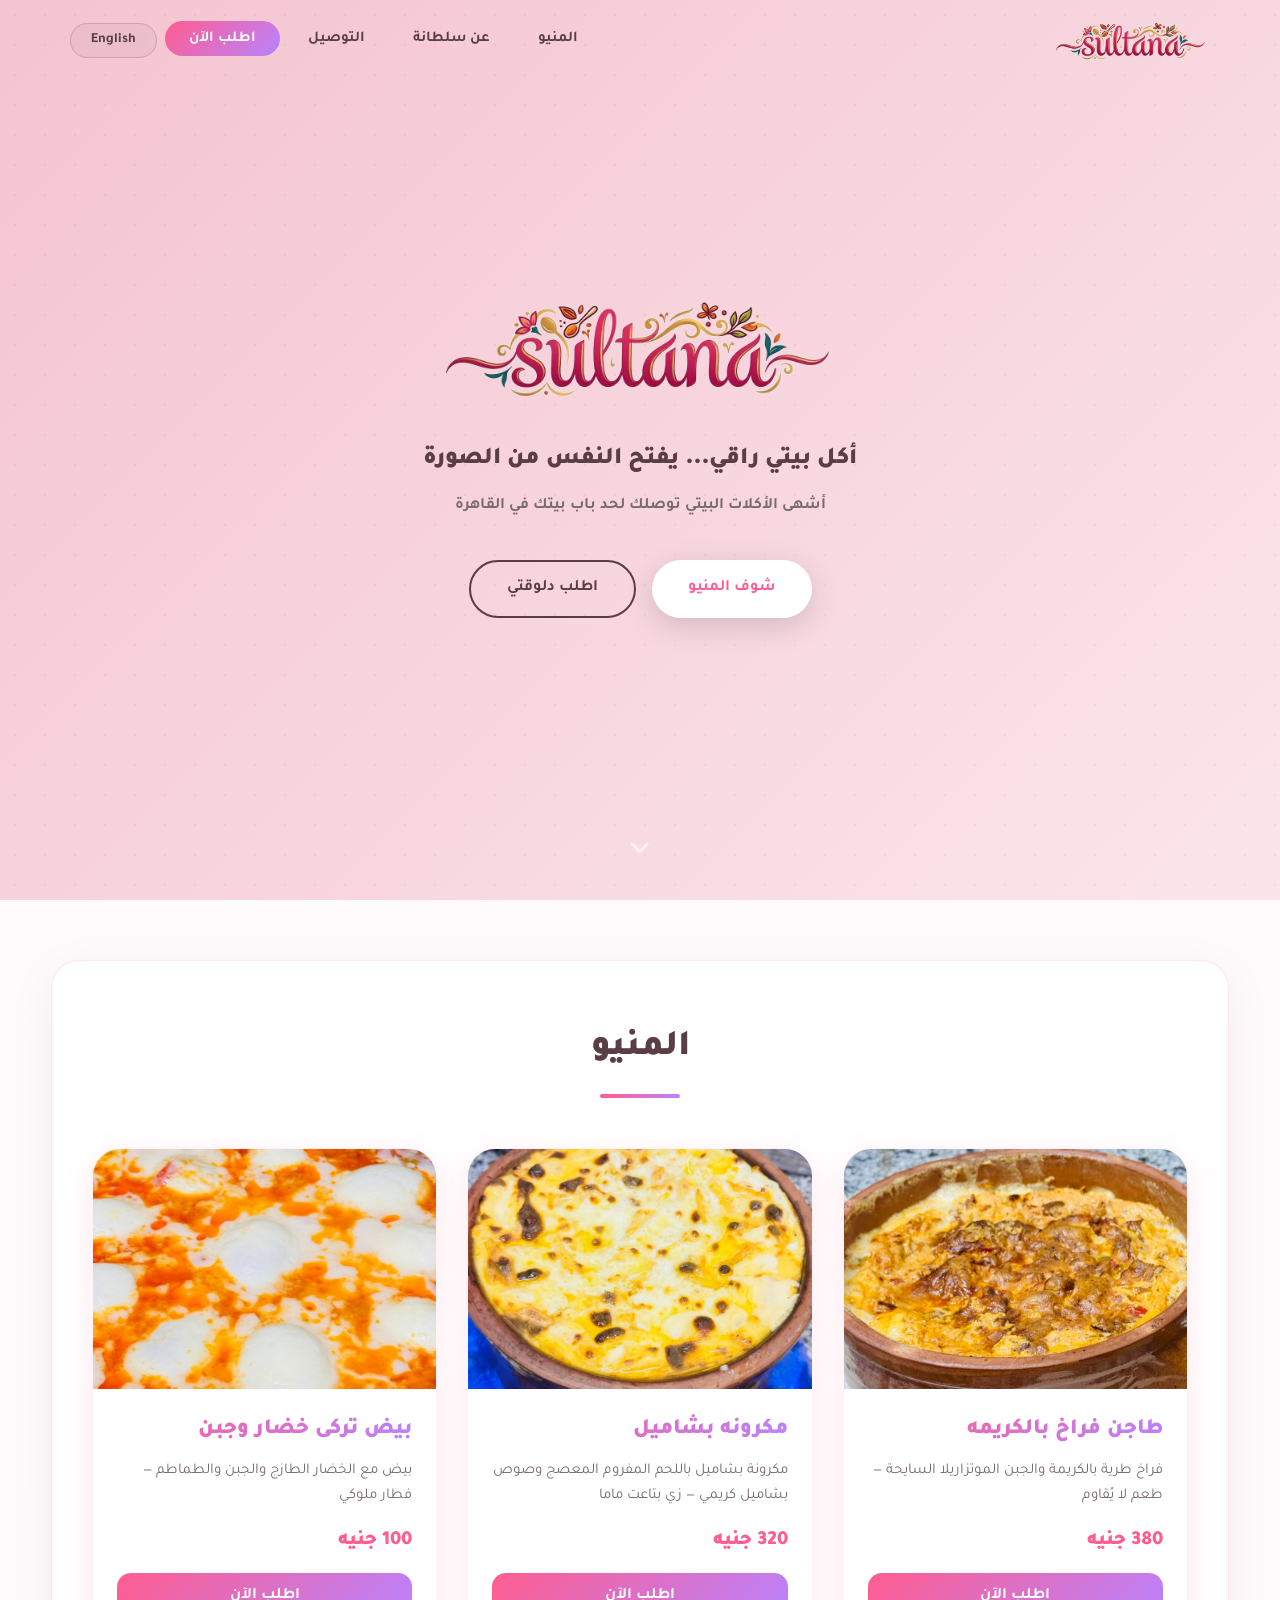
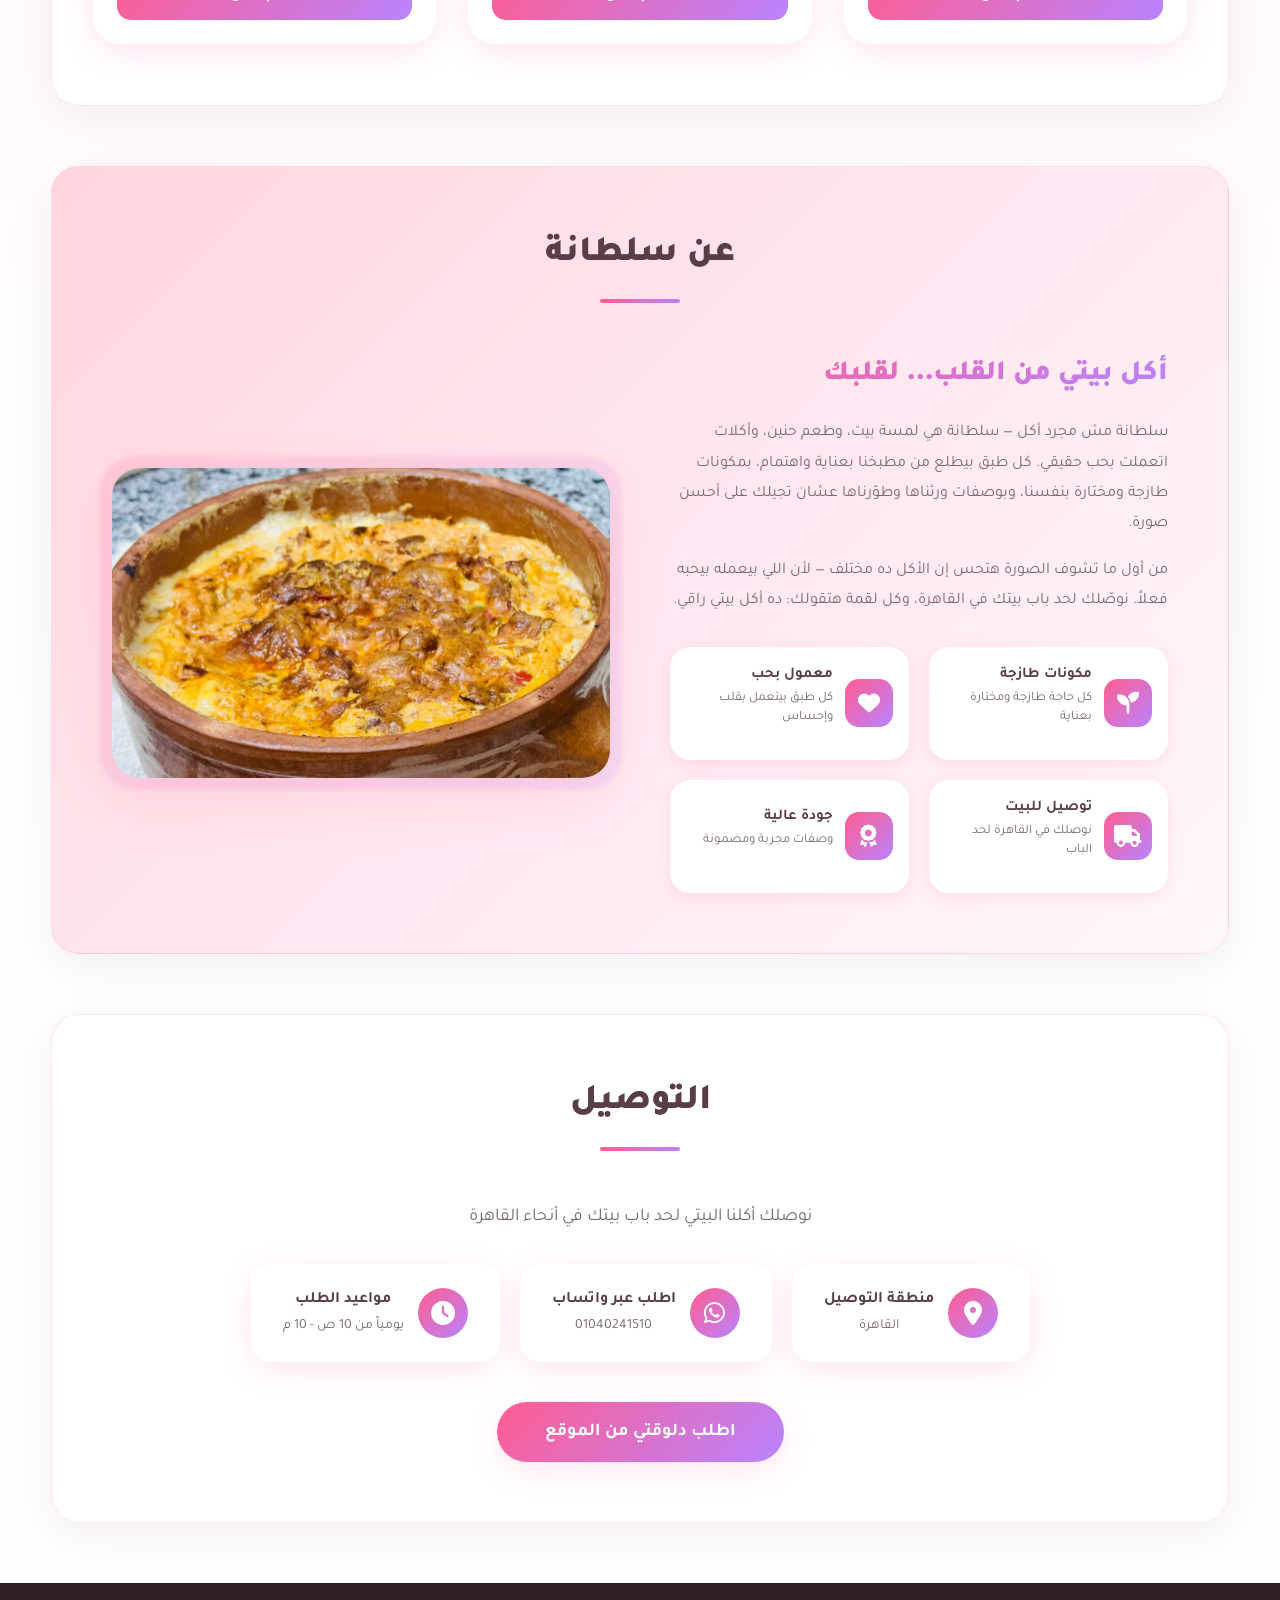
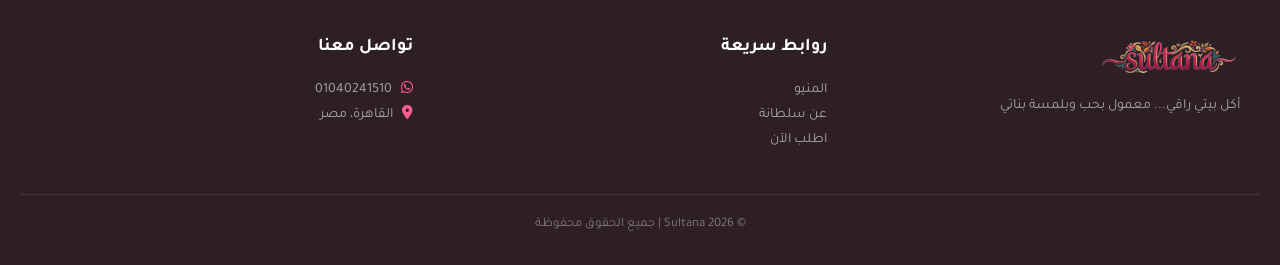
<file: index.html>
<!DOCTYPE html>
<html lang="ar" dir="rtl">
<head>
  <meta charset="UTF-8">
  <meta name="viewport" content="width=device-width, initial-scale=1.0">
  <title data-ar="سلطانة | أكل بيتي راقي" data-en="Sultana | Fine Home-Made Food">سلطانة | أكل بيتي راقي</title>

  <!-- SEO Meta Tags -->
  <meta name="description" content="سلطانة — أكل بيتي راقي يوصلك لحد باب بيتك في القاهرة. طاجن فراخ بالكريمة، مكرونة بشاميل، بيض تركي وأكثر.">
  <meta name="keywords" content="أكل بيتي, توصيل أكل, القاهرة, طاجن فراخ, مكرونة بشاميل, بيض تركي, سلطانة, home food, delivery, Cairo">
  <meta name="author" content="Sultana">

  <!-- Open Graph -->
  <meta property="og:title" content="سلطانة | أكل بيتي راقي">
  <meta property="og:description" content="أكل بيتي راقي يوصلك لحد باب بيتك في القاهرة">
  <meta property="og:type" content="website">
  <meta property="og:image" content="assets/images/logo.jpeg">

  <!-- Favicon -->
  <link rel="icon" type="image/png" href="assets/images/logo.png">

  <!-- Google Fonts -->
  <link rel="preconnect" href="https://fonts.googleapis.com">
  <link rel="preconnect" href="https://fonts.gstatic.com" crossorigin>
  <link href="https://fonts.googleapis.com/css2?family=Tajawal:wght@400;500;700;900&family=Poppins:wght@400;500;600;700;800&display=swap" rel="stylesheet">

  <!-- Font Awesome Icons -->
  <link rel="stylesheet" href="https://cdnjs.cloudflare.com/ajax/libs/font-awesome/6.5.1/css/all.min.css">

  <!-- Stylesheet -->
  <link rel="stylesheet" href="css/styles.css">
</head>
<body>

  <!-- ============ Navbar ============ -->
  <nav class="navbar" id="navbar">
    <div class="nav-container">
      <a href="#" class="nav-logo">
        <img src="assets/images/logo.png" alt="Sultana">
      </a>

      <ul class="nav-links" id="navLinks">
        <li><a href="#menu" class="nav-link" data-ar="المنيو" data-en="Menu">المنيو</a></li>
        <li><a href="#about" class="nav-link" data-ar="عن سلطانة" data-en="About">عن سلطانة</a></li>
        <li><a href="#delivery" class="nav-link" data-ar="التوصيل" data-en="Delivery">التوصيل</a></li>
        <li><a href="order.html" class="nav-link nav-link-cta" data-ar="اطلب الآن" data-en="Order Now">اطلب الآن</a></li>
        <li>
          <button class="lang-switch" onclick="toggleLang()">English</button>
        </li>
      </ul>

      <button class="mobile-menu-btn" onclick="toggleMobileMenu()" aria-label="Toggle Menu"><i class="fas fa-bars"></i></button>
    </div>
  </nav>

  <!-- ============ Hero Section ============ -->
  <section class="hero" id="hero">
    <div class="hero-content">
      <img src="assets/images/logo.png" alt="Sultana" class="hero-logo">
      <h1 class="hero-tagline" data-ar="أكل بيتي راقي... يفتح النفس من الصورة" data-en="Fine Home-Made Food... Looks Delicious">أكل بيتي راقي... يفتح النفس من الصورة</h1>
      <p class="hero-subtitle" data-ar="أشهى الأكلات البيتي توصلك لحد باب بيتك في القاهرة" data-en="The finest home-made dishes delivered to your door in Cairo">أشهى الأكلات البيتي توصلك لحد باب بيتك في القاهرة</p>
      <div class="hero-cta">
        <a href="#menu" class="hero-btn primary" data-ar="شوف المنيو" data-en="View Menu">شوف المنيو</a>
        <a href="order.html" class="hero-btn secondary" data-ar="اطلب دلوقتي" data-en="Order Now">اطلب دلوقتي</a>
      </div>
    </div>
    <div class="scroll-indicator"><i class="fas fa-chevron-down"></i></div>
  </section>

  <!-- ============ Menu Section ============ -->
  <section class="section" id="menu">
    <div class="container">
      <h2 class="section-title" data-ar="المنيو" data-en="Our Menu">المنيو</h2>

      <div class="grid">

        <!-- Card 1: Creamy Chicken Tajine -->
        <div class="card" data-name-ar="طاجن فراخ بالكريمه" data-name-en="Creamy Chicken Tajine">
          <div class="card-image-wrapper">
            <img src="assets/images/tajine.png" alt="طاجن فراخ بالكريمه" loading="lazy">

          </div>
          <div class="card-body">
            <h3 data-ar="طاجن فراخ بالكريمه" data-en="Creamy Chicken Tajine">طاجن فراخ بالكريمه</h3>
            <p data-ar="فراخ طرية بالكريمة والجبن الموتزاريلا السايحة — طعم لا يُقاوم" data-en="Tender chicken with cream and melted mozzarella — irresistible taste">فراخ طرية بالكريمة والجبن الموتزاريلا السايحة — طعم لا يُقاوم</p>
            <div class="price">
              <span class="egp" data-ar="380 جنيه" data-en="380 EGP">380 جنيه</span>
            </div>
            <button class="btn" onclick="orderNow(this)" data-ar="اطلب الآن" data-en="Order Now">اطلب الآن</button>
          </div>
        </div>

        <!-- Card 2: Beef Bechamel Pasta -->
        <div class="card" data-name-ar="مكرونه بشاميل" data-name-en="Beef Bechamel Pasta">
          <div class="card-image-wrapper">
            <img src="assets/images/bechamel.png" alt="مكرونه بشاميل بالمفروم" loading="lazy">

          </div>
          <div class="card-body">
            <h3 data-ar="مكرونه بشاميل" data-en="Beef Bechamel Pasta">مكرونه بشاميل</h3>
            <p data-ar="مكرونة بشاميل باللحم المفروم المعصج وصوص بشاميل كريمي — زي بتاعت ماما" data-en="Bechamel pasta with minced beef and creamy sauce — just like mom's">مكرونة بشاميل باللحم المفروم المعصج وصوص بشاميل كريمي — زي بتاعت ماما</p>
            <div class="price">
              <span class="egp" data-ar="320 جنيه" data-en="320 EGP">320 جنيه</span>
            </div>
            <button class="btn" onclick="orderNow(this)" data-ar="اطلب الآن" data-en="Order Now">اطلب الآن</button>
          </div>
        </div>

        <!-- Card 3: Turkish Eggs -->
        <div class="card" data-name-ar="بيض تركى خضار وجبن" data-name-en="Turkish Egg with Veggies & Cheese">
          <div class="card-image-wrapper">
            <img src="assets/images/turkish-eggs.png" alt="بيض تركى خضار وجبن" loading="lazy">

          </div>
          <div class="card-body">
            <h3 data-ar="بيض تركى خضار وجبن" data-en="Turkish Egg with Veggies & Cheese">بيض تركى خضار وجبن</h3>
            <p data-ar="بيض مع الخضار الطازج والجبن والطماطم — فطار ملوكي" data-en="Eggs with fresh vegetables, cheese and tomato — a royal breakfast">بيض مع الخضار الطازج والجبن والطماطم — فطار ملوكي</p>

            <div class="price" id="eggPrice">
              <span class="egp" data-ar="100 جنيه" data-en="100 EGP">100 جنيه</span>
            </div>
            <button class="btn" onclick="orderNow(this)" data-ar="اطلب الآن" data-en="Order Now">اطلب الآن</button>
          </div>
        </div>

      </div>
    </div>
  </section>

  <!-- ============ About Section ============ -->
  <section class="section about-section" id="about">
    <div class="container">
      <h2 class="section-title" data-ar="عن سلطانة" data-en="About Sultana">عن سلطانة</h2>
      <div class="about-content">
        <div class="about-text">
          <h3 data-ar="أكل بيتي من القلب... لقلبك" data-en="Home-Made Food from Our Heart... to Yours">أكل بيتي من القلب... لقلبك</h3>
          <p data-ar="سلطانة مش مجرد أكل — سلطانة هي لمسة بيت، وطعم حنين، وأكلات اتعملت بحب حقيقي. كل طبق بيطلع من مطبخنا بعناية واهتمام، بمكونات طازجة ومختارة بنفسنا، وبوصفات ورثناها وطوّرناها عشان تجيلك على أحسن صورة." data-en="Sultana isn't just food — it's a touch of home, a taste of warmth, and dishes made with genuine love. Every plate leaves our kitchen with care and attention, using fresh hand-picked ingredients and recipes we've inherited and perfected to bring you the very best.">سلطانة مش مجرد أكل — سلطانة هي لمسة بيت، وطعم حنين، وأكلات اتعملت بحب حقيقي. كل طبق بيطلع من مطبخنا بعناية واهتمام، بمكونات طازجة ومختارة بنفسنا، وبوصفات ورثناها وطوّرناها عشان تجيلك على أحسن صورة.</p>
          <p data-ar="من أول ما تشوف الصورة هتحس إن الأكل ده مختلف — لأن اللي بيعمله بيحبه فعلاً. نوصّلك لحد باب بيتك في القاهرة، وكل لقمة هتقولك: ده أكل بيتي راقي." data-en="From the moment you see the photo, you'll know this food is different — because it's made by someone who truly loves what they do. We deliver to your door in Cairo, and every bite will tell you: this is fine home-made food.">من أول ما تشوف الصورة هتحس إن الأكل ده مختلف — لأن اللي بيعمله بيحبه فعلاً. نوصّلك لحد باب بيتك في القاهرة، وكل لقمة هتقولك: ده أكل بيتي راقي.</p>

          <div class="about-features">
            <div class="feature-item">
              <div class="feature-icon"><i class="fas fa-seedling"></i></div>
              <div class="feature-text">
                <h4 data-ar="مكونات طازجة" data-en="Fresh Ingredients">مكونات طازجة</h4>
                <p data-ar="كل حاجة طازجة ومختارة بعناية" data-en="Everything fresh and carefully selected">كل حاجة طازجة ومختارة بعناية</p>
              </div>
            </div>
            <div class="feature-item">
              <div class="feature-icon"><i class="fas fa-heart"></i></div>
              <div class="feature-text">
                <h4 data-ar="معمول بحب" data-en="Made with Love">معمول بحب</h4>
                <p data-ar="كل طبق بيتعمل بقلب وإحساس" data-en="Every dish made with heart and soul">كل طبق بيتعمل بقلب وإحساس</p>
              </div>
            </div>
            <div class="feature-item">
              <div class="feature-icon"><i class="fas fa-truck"></i></div>
              <div class="feature-text">
                <h4 data-ar="توصيل للبيت" data-en="Home Delivery">توصيل للبيت</h4>
                <p data-ar="نوصلك في القاهرة لحد الباب" data-en="Delivered to your door in Cairo">نوصلك في القاهرة لحد الباب</p>
              </div>
            </div>
            <div class="feature-item">
              <div class="feature-icon"><i class="fas fa-award"></i></div>
              <div class="feature-text">
                <h4 data-ar="جودة عالية" data-en="Premium Quality">جودة عالية</h4>
                <p data-ar="وصفات مجربة ومضمونة" data-en="Trusted and proven recipes">وصفات مجربة ومضمونة</p>
              </div>
            </div>
          </div>
        </div>
        <div class="about-image-wrapper">
          <img src="assets/images/tajine.png" alt="Sultana Food" class="about-image" loading="lazy">
        </div>
      </div>
    </div>
  </section>

  <!-- ============ Delivery Section ============ -->
  <section class="section delivery-section" id="delivery">
    <div class="container">
      <h2 class="section-title" data-ar="التوصيل" data-en="Delivery">التوصيل</h2>
      <p class="delivery-desc" data-ar="نوصلك أكلنا البيتي لحد باب بيتك في أنحاء القاهرة" data-en="We deliver our home-made food right to your door across Cairo">نوصلك أكلنا البيتي لحد باب بيتك في أنحاء القاهرة</p>

      <div class="delivery-badges">
        <div class="delivery-badge">
          <div class="badge-icon"><i class="fas fa-map-marker-alt"></i></div>
          <div class="badge-text">
            <h4 data-ar="منطقة التوصيل" data-en="Delivery Area">منطقة التوصيل</h4>
            <p data-ar="القاهرة" data-en="Cairo">القاهرة</p>
          </div>
        </div>
        <div class="delivery-badge">
          <div class="badge-icon"><i class="fab fa-whatsapp"></i></div>
          <div class="badge-text">
            <h4 data-ar="اطلب عبر واتساب" data-en="Order via WhatsApp">اطلب عبر واتساب</h4>
            <p><a href="https://wa.me/201040241510" target="_blank" rel="noopener">01040241510</a></p>
          </div>
        </div>
        <div class="delivery-badge">
          <div class="badge-icon"><i class="fas fa-clock"></i></div>
          <div class="badge-text">
            <h4 data-ar="مواعيد الطلب" data-en="Order Hours">مواعيد الطلب</h4>
            <p data-ar="يومياً من 10 ص - 10 م" data-en="Daily 10 AM - 10 PM">يومياً من 10 ص - 10 م</p>
          </div>
        </div>
      </div>

      <div class="delivery-cta">
        <a href="order.html" class="btn delivery-btn" data-ar="اطلب دلوقتي من الموقع" data-en="Order Now from Website">اطلب دلوقتي من الموقع</a>
      </div>
    </div>
  </section>

  <!-- ============ Footer ============ -->
  <footer class="footer">
    <div class="footer-content">
      <div class="footer-section">
        <img src="assets/images/logo.png" alt="Sultana" class="footer-logo" loading="lazy">
        <p data-ar="أكل بيتي راقي... معمول بحب وبلمسة بناتي" data-en="Fine home-made food... Made with love & a girly touch">أكل بيتي راقي... معمول بحب وبلمسة بناتي</p>
      </div>
      <div class="footer-section">
        <h4 data-ar="روابط سريعة" data-en="Quick Links">روابط سريعة</h4>
        <a href="#menu" data-ar="المنيو" data-en="Menu">المنيو</a>
        <a href="#about" data-ar="عن سلطانة" data-en="About">عن سلطانة</a>
        <a href="order.html" data-ar="اطلب الآن" data-en="Order Now">اطلب الآن</a>
      </div>
      <div class="footer-section">
        <h4 data-ar="تواصل معنا" data-en="Contact Us">تواصل معنا</h4>
        <a href="https://wa.me/201040241510" target="_blank" rel="noopener"><i class="fab fa-whatsapp"></i> 01040241510</a>
        <p><i class="fas fa-map-marker-alt"></i> <span data-ar="القاهرة، مصر" data-en="Cairo, Egypt">القاهرة، مصر</span></p>
      </div>
    </div>
    <div class="footer-bottom">
      <p>© 2026 Sultana | <span data-ar="جميع الحقوق محفوظة" data-en="All Rights Reserved">جميع الحقوق محفوظة</span></p>
    </div>
  </footer>

  <!-- JavaScript -->
  <script src="js/app.js"></script>

</body>
</html>
</file>
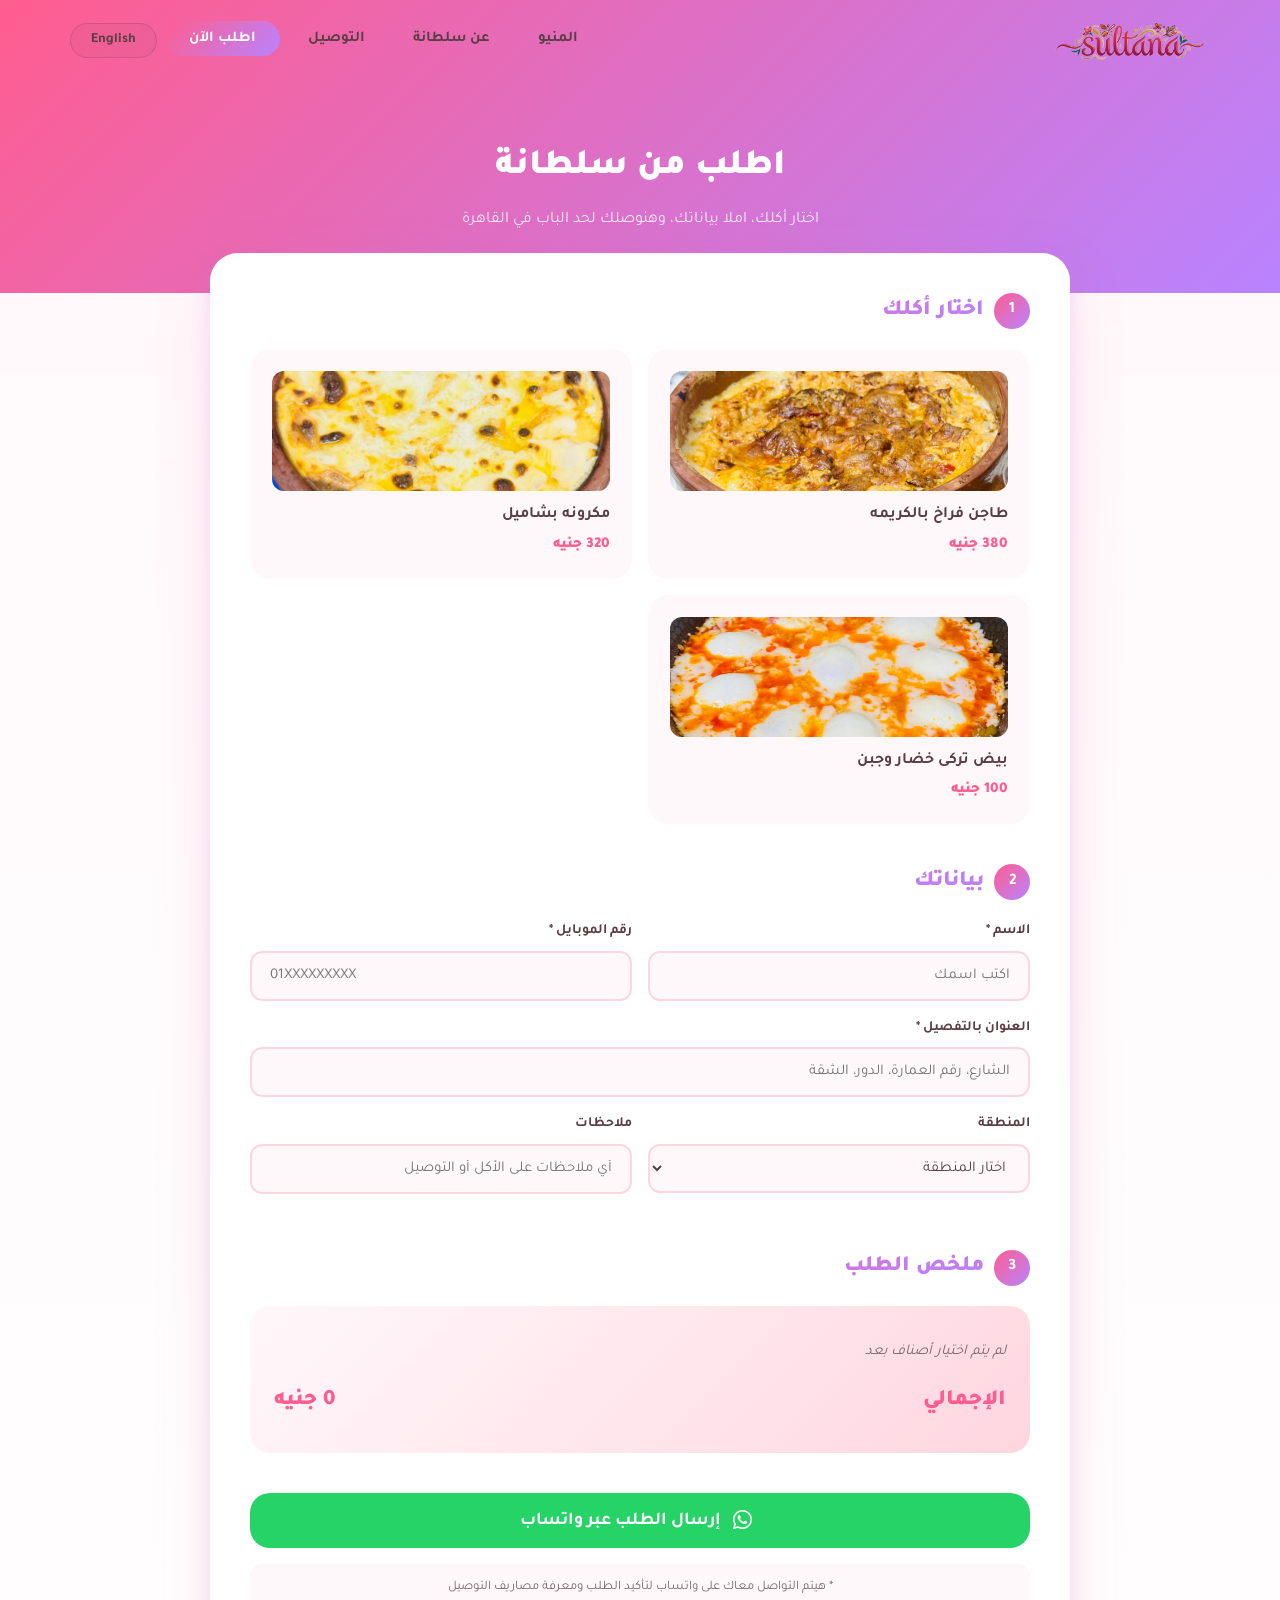
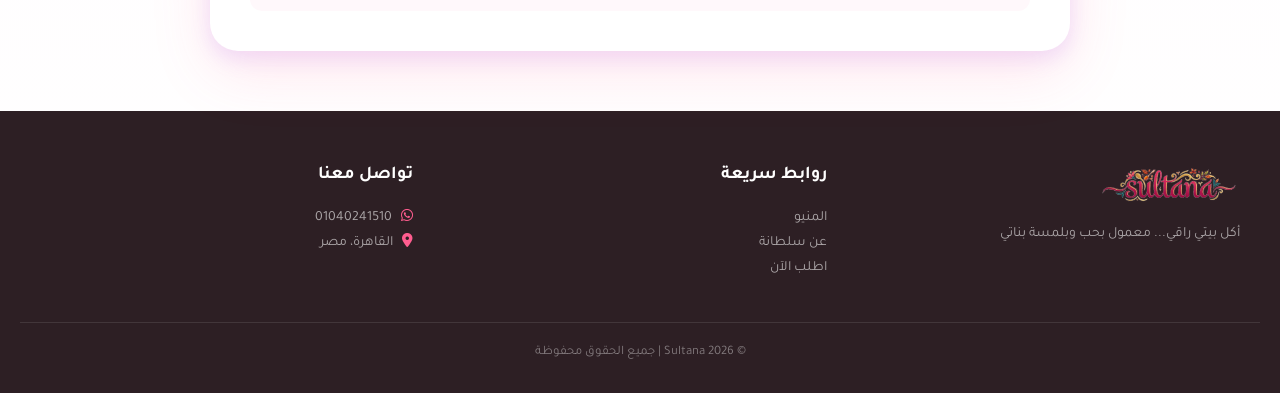
<file: order.html>
<!DOCTYPE html>
<html lang="ar" dir="rtl">
<head>
  <meta charset="UTF-8">
  <meta name="viewport" content="width=device-width, initial-scale=1.0">
  <title data-ar="سلطانة | اطلب الآن" data-en="Sultana | Order Now">سلطانة | اطلب الآن</title>

  <meta name="description" content="اطلب أشهى الأكلات البيتي من سلطانة — توصيل للقاهرة. طاجن فراخ بالكريمة، مكرونة بشاميل، بيض تركي.">

  <link rel="icon" type="image/png" href="assets/images/logo.png">

  <link rel="preconnect" href="https://fonts.googleapis.com">
  <link rel="preconnect" href="https://fonts.gstatic.com" crossorigin>
  <link href="https://fonts.googleapis.com/css2?family=Tajawal:wght@400;500;700;900&family=Poppins:wght@400;500;600;700;800&display=swap" rel="stylesheet">

  <link rel="stylesheet" href="https://cdnjs.cloudflare.com/ajax/libs/font-awesome/6.5.1/css/all.min.css">

  <link rel="stylesheet" href="css/styles.css">
</head>
<body>

  <!-- Navbar -->
  <nav class="navbar scrolled" id="navbar">
    <div class="nav-container">
      <a href="index.html" class="nav-logo">
        <img src="assets/images/logo.png" alt="Sultana">
      </a>

      <ul class="nav-links" id="navLinks">
        <li><a href="index.html#menu" class="nav-link" data-ar="المنيو" data-en="Menu">المنيو</a></li>
        <li><a href="index.html#about" class="nav-link" data-ar="عن سلطانة" data-en="About">عن سلطانة</a></li>
        <li><a href="index.html#delivery" class="nav-link" data-ar="التوصيل" data-en="Delivery">التوصيل</a></li>
        <li><a href="order.html" class="nav-link nav-link-cta active" data-ar="اطلب الآن" data-en="Order Now">اطلب الآن</a></li>
        <li>
          <button class="lang-switch" onclick="toggleLang()">English</button>
        </li>
      </ul>

      <button class="mobile-menu-btn" onclick="toggleMobileMenu()" aria-label="Toggle Menu"><i class="fas fa-bars"></i></button>
    </div>
  </nav>

  <!-- Order Hero -->
  <section class="order-hero">
    <h1 data-ar="اطلب من سلطانة" data-en="Order from Sultana">اطلب من سلطانة</h1>
    <p data-ar="اختار أكلك، املا بياناتك، وهنوصلك لحد الباب في القاهرة" data-en="Pick your food, fill your details, and we'll deliver to your door in Cairo">اختار أكلك، املا بياناتك، وهنوصلك لحد الباب في القاهرة</p>
  </section>

  <!-- Order Form -->
  <div class="order-container">
    <div class="order-card" id="orderForm">

      <!-- Step 1 -->
      <div class="order-step">
        <h3>
          <span class="step-number">1</span>
          <span data-ar="اختار أكلك" data-en="Choose Your Food">اختار أكلك</span>
        </h3>
        <div class="order-items-grid" id="orderItemsGrid"></div>
      </div>

      <!-- Step 2 -->
      <div class="order-step">
        <h3>
          <span class="step-number">2</span>
          <span data-ar="بياناتك" data-en="Your Details">بياناتك</span>
        </h3>
        <div class="form-row">
          <div class="form-group">
            <label for="customerName" data-ar="الاسم *" data-en="Name *">الاسم *</label>
            <input type="text" id="customerName" data-ar="اكتب اسمك" data-en="Enter your name" placeholder="اكتب اسمك" required>
          </div>
          <div class="form-group">
            <label for="customerPhone" data-ar="رقم الموبايل *" data-en="Phone Number *">رقم الموبايل *</label>
            <input type="tel" id="customerPhone" data-ar="01XXXXXXXXX" data-en="01XXXXXXXXX" placeholder="01XXXXXXXXX" required>
          </div>
        </div>
        <div class="form-group">
          <label for="customerAddress" data-ar="العنوان بالتفصيل *" data-en="Full Address *">العنوان بالتفصيل *</label>
          <input type="text" id="customerAddress" data-ar="الشارع، رقم العمارة، الدور، الشقة" data-en="Street, building number, floor, apt" placeholder="الشارع، رقم العمارة، الدور، الشقة" required>
        </div>
        <div class="form-row">
          <div class="form-group">
            <label for="customerArea" data-ar="المنطقة" data-en="Area">المنطقة</label>
            <select id="customerArea">
              <option value="" data-ar="اختار المنطقة" data-en="Select Area" selected>اختار المنطقة</option>
              <option value="مدينة نصر" data-ar="مدينة نصر" data-en="Nasr City">مدينة نصر</option>
              <option value="مصر الجديدة" data-ar="مصر الجديدة" data-en="Heliopolis">مصر الجديدة</option>
              <option value="المعادي" data-ar="المعادي" data-en="Maadi">المعادي</option>
              <option value="الزمالك" data-ar="الزمالك" data-en="Zamalek">الزمالك</option>
              <option value="المهندسين" data-ar="المهندسين" data-en="Mohandessin">المهندسين</option>
              <option value="الدقي" data-ar="الدقي" data-en="Dokki">الدقي</option>
              <option value="وسط البلد" data-ar="وسط البلد" data-en="Downtown">وسط البلد</option>
              <option value="الشروق" data-ar="الشروق" data-en="El Shorouk">الشروق</option>
              <option value="التجمع" data-ar="التجمع" data-en="New Cairo">التجمع</option>
              <option value="6 أكتوبر" data-ar="6 أكتوبر" data-en="6th of October">6 أكتوبر</option>
              <option value="أخرى" data-ar="منطقة أخرى" data-en="Other Area">منطقة أخرى</option>
            </select>
          </div>
          <div class="form-group">
            <label for="orderNotes" data-ar="ملاحظات" data-en="Notes">ملاحظات</label>
            <input type="text" id="orderNotes" data-ar="أي ملاحظات على الأكل أو التوصيل" data-en="Any notes about food or delivery" placeholder="أي ملاحظات على الأكل أو التوصيل">
          </div>
        </div>
      </div>

      <!-- Step 3 -->
      <div class="order-step">
        <h3>
          <span class="step-number">3</span>
          <span data-ar="ملخص الطلب" data-en="Order Summary">ملخص الطلب</span>
        </h3>
        <div class="order-summary-box">
          <div id="orderSummary"></div>
          <div class="summary-row summary-total">
            <span data-ar="الإجمالي" data-en="Total">الإجمالي</span>
            <span id="orderTotal">0 جنيه</span>
          </div>
        </div>
      </div>

      <!-- WhatsApp Send -->
      <button class="whatsapp-btn" onclick="sendWhatsApp()">
        <i class="fab fa-whatsapp"></i>
        <span data-ar="إرسال الطلب عبر واتساب" data-en="Send Order via WhatsApp">إرسال الطلب عبر واتساب</span>
      </button>

      <p class="order-note" data-ar="* هيتم التواصل معاك على واتساب لتأكيد الطلب ومعرفة مصاريف التوصيل" data-en="* We'll contact you on WhatsApp to confirm the order and delivery fees">* هيتم التواصل معاك على واتساب لتأكيد الطلب ومعرفة مصاريف التوصيل</p>
    </div>
  </div>

  <!-- Footer -->
  <footer class="footer">
    <div class="footer-content">
      <div class="footer-section">
        <img src="assets/images/logo.png" alt="Sultana" class="footer-logo" loading="lazy">
        <p data-ar="أكل بيتي راقي... معمول بحب وبلمسة بناتي" data-en="Fine home-made food... Made with love & a girly touch">أكل بيتي راقي... معمول بحب وبلمسة بناتي</p>
      </div>
      <div class="footer-section">
        <h4 data-ar="روابط سريعة" data-en="Quick Links">روابط سريعة</h4>
        <a href="index.html#menu" data-ar="المنيو" data-en="Menu">المنيو</a>
        <a href="index.html#about" data-ar="عن سلطانة" data-en="About">عن سلطانة</a>
        <a href="order.html" data-ar="اطلب الآن" data-en="Order Now">اطلب الآن</a>
      </div>
      <div class="footer-section">
        <h4 data-ar="تواصل معنا" data-en="Contact Us">تواصل معنا</h4>
        <a href="https://wa.me/201040241510" target="_blank" rel="noopener"><i class="fab fa-whatsapp"></i> 01040241510</a>
        <p><i class="fas fa-map-marker-alt"></i> <span data-ar="القاهرة، مصر" data-en="Cairo, Egypt">القاهرة، مصر</span></p>
      </div>
    </div>
    <div class="footer-bottom">
      <p>© 2026 Sultana | <span data-ar="جميع الحقوق محفوظة" data-en="All Rights Reserved">جميع الحقوق محفوظة</span></p>
    </div>
  </footer>

  <script src="js/app.js"></script>
</body>
</html>
</file>
<file: css/styles.css>
/* ============================================
   SULTANA — Premium Home-Made Food Website
   Complete Production-Ready Stylesheet
   ============================================ */

/* ----- CSS Variables ----- */
:root {
    --pink: #FF5D8F;
    --pink-dark: #E8447A;
    --purple: #B983FF;
    --purple-dark: #9B5FE6;
    --peach: #FFD6E0;
    --cream: #FFF8FB;
    --brown: #5A3E46;
    --brown-light: #7a6a70;
    --white: #ffffff;
    --dark: #2D1F24;
    --shadow-pink: rgba(255, 93, 143, 0.15);
    --shadow-purple: rgba(185, 131, 255, 0.2);
    --gradient: linear-gradient(135deg, var(--pink), var(--purple));
    --radius-sm: 12px;
    --radius-md: 20px;
    --radius-lg: 28px;
    --transition: all 0.3s cubic-bezier(0.4, 0, 0.2, 1);
}

/* ============================================
   1. Reset & Base
   ============================================ */
*,
*::before,
*::after {
    box-sizing: border-box;
    margin: 0;
    padding: 0;
}

html {
    scroll-behavior: smooth;
}

html[lang='ar'] body {
    font-family: 'Tajawal', sans-serif;
    direction: rtl;
    text-align: right;
}

html[lang='en'] body {
    font-family: 'Poppins', sans-serif;
    direction: ltr;
    text-align: left;
}

body {
    background: linear-gradient(180deg, var(--cream) 0%, var(--white) 100%);
    color: var(--brown);
    line-height: 1.6;
    overflow-x: hidden;
    -webkit-font-smoothing: antialiased;
    -moz-osx-font-smoothing: grayscale;
}

a {
    text-decoration: none;
    color: inherit;
}

ul, ol {
    list-style: none;
}

img {
    max-width: 100%;
    display: block;
}

button {
    font-family: inherit;
}

/* ============================================
   2. Navbar
   ============================================ */
.navbar {
    position: fixed;
    top: 0;
    left: 0;
    width: 100%;
    z-index: 1000;
    background: transparent;
    padding: 15px 0;
    transition: var(--transition);
}

.navbar.scrolled {
    background: var(--white);
    box-shadow: 0 4px 30px var(--shadow-pink);
    padding: 10px 0;
}

.nav-container {
    max-width: 1200px;
    margin: 0 auto;
    display: flex;
    justify-content: space-between;
    align-items: center;
    padding: 0 30px;
}

.nav-logo img {
    height: 50px;
    transition: var(--transition);
    border-radius: 0;
    object-fit: contain;
}

.navbar.scrolled .nav-logo img {
    height: 42px;
}

.nav-links {
    display: flex;
    list-style: none;
    gap: 8px;
    align-items: center;
}

.nav-link {
    padding: 10px 20px;
    border-radius: 12px;
    color: var(--brown);
    font-weight: 700;
    font-size: 15px;
    text-decoration: none;
    transition: var(--transition);
    position: relative;
}

.nav-link:hover,
.nav-link.active {
    background: rgba(90, 62, 70, 0.08); /* slight brown tint */
    transform: scale(1.05);
}

.navbar.scrolled .nav-link {
    color: var(--brown);
}

.navbar.scrolled .nav-link:hover,
.navbar.scrolled .nav-link.active {
    background: var(--peach);
}

.lang-switch {
    background: rgba(90, 62, 70, 0.05);
    border: 1px solid rgba(90, 62, 70, 0.2);
    color: var(--brown);
    padding: 8px 20px;
    border-radius: 20px;
    cursor: pointer;
    font-weight: 700;
    font-size: 14px;
    transition: var(--transition);
    backdrop-filter: blur(4px);
    -webkit-backdrop-filter: blur(4px);
}

.lang-switch:hover {
    background: rgba(90, 62, 70, 0.1);
    transform: scale(1.05);
}

.navbar.scrolled .lang-switch {
    background: var(--peach);
    border-color: var(--pink);
    color: var(--pink);
}

.mobile-menu-btn {
    display: none;
    background: none;
    border: none;
    color: var(--brown);
    font-size: 28px;
    cursor: pointer;
    transition: var(--transition);
}

.navbar.scrolled .mobile-menu-btn {
    color: var(--brown);
}

/* ============================================
   3. Hero Section
   ============================================ */
.hero {
    min-height: 100vh;
    display: flex;
    align-items: center;
    justify-content: center;
    background: linear-gradient(135deg, #F4C4D0 0%, #FBE5EB 100%);
    position: relative;
    text-align: center;
    overflow: hidden;
}

.hero::before {
    content: '';
    position: absolute;
    top: 0;
    left: 0;
    width: 100%;
    height: 100%;
    background-image: radial-gradient(circle, rgba(0, 0, 0, 0.04) 1px, transparent 1px);
    background-size: 30px 30px;
    z-index: 1;
    pointer-events: none;
}

.hero-content {
    position: relative;
    z-index: 2;
    padding: 40px 20px;
}

.hero-logo {
    max-width: 450px;
    width: 90%;
    margin: 0 auto 30px;
    animation: float 3s ease-in-out infinite;
    border-radius: 0;
}

.hero-tagline {
    color: var(--brown);
    font-size: 24px;
    font-weight: 900;
    margin-bottom: 15px;
}

.hero-subtitle {
    color: var(--brown-light);
    font-size: 16px;
    font-weight: 700;
    max-width: 500px;
    margin: 0 auto;
}

.hero-cta {
    margin-top: 40px;
    display: flex;
    gap: 16px;
    justify-content: center;
    flex-wrap: wrap;
}

.hero-btn {
    padding: 14px 36px;
    border-radius: 50px;
    font-weight: 700;
    font-size: 16px;
    text-decoration: none;
    transition: var(--transition);
    cursor: pointer;
    border: none;
    display: inline-flex;
    align-items: center;
    gap: 8px;
}

.hero-btn.primary {
    background: var(--white);
    color: var(--pink);
    box-shadow: 0 8px 30px rgba(0, 0, 0, 0.15);
}

.hero-btn.primary:hover {
    transform: translateY(-3px);
    box-shadow: 0 12px 40px rgba(0, 0, 0, 0.25);
}

.hero-btn.secondary {
    background: transparent;
    color: var(--brown);
    border: 2px solid var(--brown);
}

.hero-btn.secondary:hover {
    background: var(--brown);
    color: var(--white);
}

@keyframes float {
    0%, 100% {
        transform: translateY(0);
    }
    50% {
        transform: translateY(-15px);
    }
}

.scroll-indicator {
    position: absolute;
    bottom: 30px;
    left: 50%;
    transform: translateX(-50%);
    color: var(--white);
    opacity: 0.7;
    animation: bounce 2s infinite;
    font-size: 24px;
    z-index: 2;
}

@keyframes bounce {
    0%, 20%, 50%, 80%, 100% {
        transform: translateX(-50%) translateY(0);
    }
    40% {
        transform: translateX(-50%) translateY(-10px);
    }
    60% {
        transform: translateX(-50%) translateY(-5px);
    }
}

/* ============================================
   4. Section Common
   ============================================ */
.container {
    max-width: 1200px;
    margin: 0 auto;
    padding: 0;
}

.section {
    padding: 60px 40px;
    margin: 60px auto;
    max-width: 1280px;
    width: 92%;
    background: var(--white);
    border-radius: var(--radius-lg);
    box-shadow: 0 12px 50px rgba(0, 0, 0, 0.06);
    border: 1px solid rgba(255, 93, 143, 0.15);
}

.section-title {
    font-size: 36px;
    font-weight: 900;
    text-align: center;
    margin-bottom: 50px;
    color: var(--brown);
    position: relative;
}

.section-title::after {
    content: '';
    width: 80px;
    height: 4px;
    background: var(--gradient);
    display: block;
    margin: 15px auto 0;
    border-radius: 2px;
}

/* ============================================
   5. Menu Grid & Cards
   ============================================ */
.grid {
    display: grid;
    grid-template-columns: repeat(auto-fit, minmax(320px, 1fr));
    gap: 30px;
}

.card {
    background: var(--white);
    border-radius: var(--radius-lg);
    overflow: hidden;
    box-shadow: 0 8px 30px var(--shadow-pink);
    border: 1px solid rgba(255, 93, 143, 0.08);
    transition: all 0.4s cubic-bezier(0.2, 0.8, 0.2, 1);
    animation: fadeUp 0.6s ease both;
    display: flex;
    flex-direction: column;
}

.card:nth-child(1) { animation-delay: 0.1s; }
.card:nth-child(2) { animation-delay: 0.2s; }
.card:nth-child(3) { animation-delay: 0.3s; }
.card:nth-child(4) { animation-delay: 0.4s; }
.card:nth-child(5) { animation-delay: 0.5s; }
.card:nth-child(6) { animation-delay: 0.6s; }
.card:nth-child(7) { animation-delay: 0.7s; }
.card:nth-child(8) { animation-delay: 0.8s; }
.card:nth-child(9) { animation-delay: 0.9s; }

.card:hover {
    transform: translateY(-12px) scale(1.02);
    box-shadow: 0 20px 60px var(--shadow-pink), 0 8px 20px var(--shadow-purple);
}

.card-image-wrapper {
    position: relative;
    overflow: hidden;
    height: 240px;
}

.card-image-wrapper img {
    width: 100%;
    height: 100%;
    object-fit: cover;
    transition: transform 0.5s cubic-bezier(0.2, 0.8, 0.2, 1);
}

.card:hover .card-image-wrapper img {
    transform: scale(1.1);
}

.card-badge {
    position: absolute;
    top: 16px;
    right: 16px;
    background: var(--gradient);
    color: var(--white);
    padding: 6px 14px;
    border-radius: 20px;
    font-size: 12px;
    font-weight: 700;
    z-index: 2;
}

.card-body {
    padding: 24px;
    display: flex;
    flex-direction: column;
    flex-grow: 1;
}

.card-body h3 {
    font-size: 22px;
    font-weight: 900;
    margin-bottom: 10px;
    background: var(--gradient);
    -webkit-background-clip: text;
    -webkit-text-fill-color: transparent;
    background-clip: text;
}

.card-body p {
    font-size: 15px;
    color: var(--brown-light);
    line-height: 1.7;
    margin-bottom: 16px;
}

.price {
    font-weight: 900;
    font-size: 20px;
    color: var(--pink);
    margin-bottom: 16px;
}

.qty-control {
    display: flex;
    align-items: center;
    justify-content: center;
    gap: 14px;
    margin-bottom: 14px;
}

.qty-control button {
    width: 38px;
    height: 38px;
    border-radius: 50%;
    border: 2px solid var(--pink);
    background: var(--white);
    color: var(--pink);
    font-size: 20px;
    font-weight: 700;
    cursor: pointer;
    transition: var(--transition);
    display: flex;
    align-items: center;
    justify-content: center;
    line-height: 1;
}

.qty-control button:hover {
    background: var(--pink);
    color: var(--white);
}

.qty-control span {
    font-size: 18px;
    font-weight: 700;
    min-width: 30px;
    text-align: center;
    color: var(--brown);
}

.btn {
    display: block;
    width: 100%;
    padding: 14px;
    background: var(--gradient);
    color: var(--white);
    border-radius: 14px;
    text-decoration: none;
    font-weight: 700;
    text-align: center;
    transition: var(--transition);
    border: none;
    cursor: pointer;
    font-size: 16px;
    margin-top: auto;
}

.btn:hover {
    transform: scale(1.03);
    box-shadow: 0 8px 25px var(--shadow-pink);
}

/* ============================================
   6. About Section
   ============================================ */
.about-section {
    background: linear-gradient(135deg, var(--peach) 0%, var(--cream) 100%);
}

.about-content {
    display: grid;
    grid-template-columns: 1fr 1fr;
    gap: 60px;
    align-items: center;
    max-width: 1200px;
    margin: 0 auto;
    padding: 0 20px;
}

.about-text h3 {
    font-size: 28px;
    font-weight: 900;
    margin-bottom: 20px;
    background: var(--gradient);
    -webkit-background-clip: text;
    -webkit-text-fill-color: transparent;
    background-clip: text;
}

.about-text p {
    font-size: 16px;
    line-height: 1.9;
    color: var(--brown-light);
    margin-bottom: 16px;
}

.about-features {
    display: grid;
    grid-template-columns: 1fr 1fr;
    gap: 20px;
    margin-top: 30px;
}

.feature-item {
    display: flex;
    align-items: center;
    gap: 12px;
    padding: 16px;
    background: var(--white);
    border-radius: var(--radius-md);
    box-shadow: 0 4px 15px var(--shadow-pink);
    transition: var(--transition);
}

.feature-item:hover {
    transform: translateY(-3px);
    box-shadow: 0 8px 25px var(--shadow-pink);
}

.feature-icon {
    width: 48px;
    height: 48px;
    flex-shrink: 0;
    display: flex;
    align-items: center;
    justify-content: center;
    background: var(--gradient);
    border-radius: 14px;
    font-size: 22px;
    color: var(--white);
}

.feature-text h4 {
    font-size: 15px;
    font-weight: 700;
    color: var(--brown);
    margin-bottom: 2px;
}

.feature-text p {
    font-size: 13px;
    color: var(--brown-light);
    line-height: 1.5;
}

.about-image-wrapper {
    position: relative;
}

.about-image-wrapper::before {
    content: '';
    position: absolute;
    top: -12px;
    left: -12px;
    right: -12px;
    bottom: -12px;
    background: var(--gradient);
    border-radius: calc(var(--radius-lg) + 8px);
    opacity: 0.15;
    z-index: 0;
    filter: blur(2px);
}

.about-image {
    width: 100%;
    border-radius: var(--radius-lg);
    box-shadow: 0 20px 60px var(--shadow-pink);
    object-fit: cover;
    position: relative;
    z-index: 1;
}

/* ============================================
   7. Delivery Section
   ============================================ */
.delivery-section {
    text-align: center;
}

.delivery-badges {
    display: flex;
    justify-content: center;
    gap: 20px;
    flex-wrap: wrap;
    margin-top: 30px;
}

.delivery-badge {
    background: var(--white);
    padding: 24px 32px;
    border-radius: var(--radius-md);
    box-shadow: 0 8px 30px var(--shadow-pink);
    display: flex;
    align-items: center;
    gap: 14px;
    transition: var(--transition);
}

.delivery-badge:hover {
    transform: translateY(-5px);
    box-shadow: 0 16px 50px var(--shadow-pink), 0 4px 15px var(--shadow-purple);
}

.delivery-badge .badge-icon {
    width: 50px;
    height: 50px;
    border-radius: 50%;
    background: var(--gradient);
    display: flex;
    align-items: center;
    justify-content: center;
    font-size: 24px;
    color: var(--white);
    flex-shrink: 0;
}

.delivery-badge .badge-text h4 {
    font-size: 16px;
    font-weight: 700;
    color: var(--brown);
    margin-bottom: 2px;
}

.delivery-badge .badge-text p {
    font-size: 14px;
    color: var(--brown-light);
    line-height: 1.5;
}

/* ============================================
   8. Order Page Styles
   ============================================ */
.order-hero {
    padding: 140px 20px 60px;
    background: var(--gradient);
    text-align: center;
    color: var(--white);
}

.order-hero h1 {
    font-size: 36px;
    font-weight: 900;
    margin-bottom: 10px;
}

.order-hero p {
    font-size: 16px;
    opacity: 0.85;
}

.order-container {
    max-width: 900px;
    margin: -40px auto 60px;
    padding: 0 20px;
    position: relative;
    z-index: 2;
}

.order-card {
    background: var(--white);
    border-radius: var(--radius-lg);
    padding: 40px;
    box-shadow: 0 20px 60px var(--shadow-pink), 0 8px 20px var(--shadow-purple);
}

.order-step {
    margin-bottom: 40px;
}

.order-step h3 {
    font-size: 22px;
    font-weight: 900;
    margin-bottom: 20px;
    display: flex;
    align-items: center;
    gap: 10px;
    background: var(--gradient);
    -webkit-background-clip: text;
    -webkit-text-fill-color: transparent;
    background-clip: text;
}

.step-number {
    width: 36px;
    height: 36px;
    background: var(--gradient);
    color: var(--white);
    border-radius: 50%;
    display: inline-flex;
    align-items: center;
    justify-content: center;
    font-size: 16px;
    font-weight: 700;
    flex-shrink: 0;
    /* Override gradient text for the number itself */
    -webkit-text-fill-color: var(--white);
}

.form-row {
    display: grid;
    grid-template-columns: 1fr 1fr;
    gap: 16px;
}

.form-group {
    margin-bottom: 16px;
}

.form-group label {
    display: block;
    margin-bottom: 8px;
    font-weight: 700;
    font-size: 14px;
    color: var(--brown);
}

.form-group input,
.form-group textarea,
.form-group select {
    width: 100%;
    padding: 14px 18px;
    border: 2px solid var(--peach);
    border-radius: var(--radius-sm);
    font-size: 15px;
    font-family: inherit;
    transition: var(--transition);
    background: var(--cream);
    color: var(--brown);
}

.form-group input:focus,
.form-group textarea:focus,
.form-group select:focus {
    border-color: var(--pink);
    outline: none;
    box-shadow: 0 0 0 3px rgba(255, 93, 143, 0.1);
    background: var(--white);
}

.form-group textarea {
    resize: vertical;
    min-height: 100px;
}

.order-items-grid {
    display: grid;
    grid-template-columns: repeat(auto-fit, minmax(250px, 1fr));
    gap: 16px;
}

.order-item {
    background: var(--cream);
    border-radius: var(--radius-md);
    padding: 20px;
    border: 2px solid transparent;
    transition: var(--transition);
    cursor: pointer;
}

.order-item:hover {
    border-color: var(--peach);
}

.order-item.selected {
    border-color: var(--pink);
    background: var(--white);
    box-shadow: 0 4px 15px var(--shadow-pink);
}

.order-item img {
    width: 100%;
    height: 120px;
    object-fit: cover;
    border-radius: var(--radius-sm);
    margin-bottom: 12px;
}

.order-item h4 {
    font-size: 16px;
    font-weight: 700;
    color: var(--brown);
    margin-bottom: 4px;
}

.order-item .item-price {
    font-weight: 900;
    color: var(--pink);
    font-size: 15px;
}

.order-summary-box {
    background: linear-gradient(135deg, var(--cream), var(--peach));
    border-radius: var(--radius-md);
    padding: 24px;
    margin-top: 20px;
}

.summary-row {
    display: flex;
    justify-content: space-between;
    padding: 10px 0;
    border-bottom: 1px solid rgba(90, 62, 70, 0.1);
    font-size: 15px;
    color: var(--brown);
}

.summary-row:last-child {
    border-bottom: none;
}

.summary-total {
    font-size: 22px;
    font-weight: 900;
    color: var(--pink);
    border-bottom: none !important;
}

.whatsapp-btn {
    display: block;
    width: 100%;
    padding: 16px;
    background: #25D366;
    color: var(--white);
    border: none;
    border-radius: var(--radius-md);
    font-size: 18px;
    font-weight: 700;
    cursor: pointer;
    transition: var(--transition);
    margin-top: 24px;
    text-align: center;
    text-decoration: none;
    font-family: inherit;
}

.whatsapp-btn:hover {
    background: #20BA5A;
    transform: scale(1.02);
    box-shadow: 0 8px 30px rgba(37, 211, 102, 0.35);
}

.whatsapp-btn i,
.whatsapp-btn .emoji {
    margin: 0 8px;
}

/* ============================================
   9. Footer
   ============================================ */
.footer {
    background: var(--dark);
    color: rgba(255, 255, 255, 0.7);
    padding: 50px 20px 30px;
}

.footer-content {
    max-width: 1200px;
    margin: 0 auto 40px;
    display: grid;
    grid-template-columns: repeat(auto-fit, minmax(250px, 1fr));
    gap: 40px;
}

.footer-section h4 {
    color: var(--white);
    font-size: 18px;
    font-weight: 700;
    margin-bottom: 16px;
}

.footer-section p,
.footer-section a {
    font-size: 14px;
    color: rgba(255, 255, 255, 0.6);
    line-height: 1.8;
    transition: var(--transition);
}

.footer-section a:hover {
    color: var(--pink);
}

.footer-bottom {
    border-top: 1px solid rgba(255, 255, 255, 0.1);
    padding-top: 20px;
    text-align: center;
    font-size: 13px;
    color: rgba(255, 255, 255, 0.4);
}

.social-links {
    display: flex;
    gap: 12px;
    margin-top: 16px;
}

.social-link {
    width: 40px;
    height: 40px;
    border-radius: 50%;
    background: rgba(255, 255, 255, 0.1);
    display: flex;
    align-items: center;
    justify-content: center;
    color: var(--white);
    text-decoration: none;
    transition: var(--transition);
    font-size: 18px;
}

.social-link:hover {
    background: var(--pink);
    transform: scale(1.1);
}

/* ----- Additional Element Styles ----- */
.nav-link-cta {
    background: var(--gradient) !important;
    color: var(--white) !important;
    border-radius: 25px !important;
    padding: 10px 24px !important;
    transition: var(--transition);
}

.nav-link-cta:hover {
    transform: scale(1.08) !important;
    box-shadow: 0 4px 15px var(--shadow-pink);
}

.navbar.scrolled .nav-link-cta {
    color: var(--white) !important;
}

.delivery-desc {
    font-size: 18px;
    color: var(--brown-light);
    text-align: center;
    max-width: 600px;
    margin: 0 auto;
    line-height: 1.8;
}

.delivery-cta {
    text-align: center;
    margin-top: 40px;
}

.delivery-btn {
    display: inline-block;
    width: auto;
    padding: 16px 48px;
    font-size: 18px;
    border-radius: 50px;
    box-shadow: 0 8px 30px var(--shadow-pink);
}

.delivery-btn:hover {
    transform: translateY(-3px) scale(1.05);
    box-shadow: 0 12px 40px var(--shadow-purple);
}

.order-note {
    text-align: center;
    font-size: 13px;
    color: var(--brown-light);
    margin-top: 16px;
    padding: 12px;
    background: var(--cream);
    border-radius: var(--radius-sm);
    line-height: 1.8;
}

.footer-logo {
    width: 140px;
    height: auto;
    border-radius: 0;
    margin-bottom: 16px;
}

.card-badge i {
    margin-inline-end: 4px;
    font-size: 11px;
}

.whatsapp-btn i {
    margin-inline-end: 8px;
    font-size: 22px;
    vertical-align: middle;
}

.footer-section i {
    margin-inline-end: 6px;
    color: var(--pink);
}

.scroll-indicator i {
    font-size: 20px;
}

.footer-section a {
    display: block;
}

.summary-empty {
    color: var(--brown-light);
    font-style: italic;
}

/* ============================================
   10. Animations
   ============================================ */
@keyframes fadeDown {
    from {
        opacity: 0;
        transform: translateY(-20px);
    }
    to {
        opacity: 1;
        transform: translateY(0);
    }
}

@keyframes fadeUp {
    from {
        opacity: 0;
        transform: translateY(30px);
    }
    to {
        opacity: 1;
        transform: translateY(0);
    }
}

@keyframes fadeIn {
    from {
        opacity: 0;
    }
    to {
        opacity: 1;
    }
}

/* float and bounce already defined in Hero section above */

@keyframes pulse {
    0%, 100% {
        transform: scale(1);
    }
    50% {
        transform: scale(1.05);
    }
}

/* ============================================
   11. Responsive
   ============================================ */
@media (max-width: 768px) {
    /* --- Navbar Mobile --- */
    .nav-links {
        display: none;
        position: fixed;
        top: 0;
        right: 0;
        width: 280px;
        height: 100vh;
        background: var(--white);
        flex-direction: column;
        padding: 80px 30px 30px;
        box-shadow: -10px 0 40px rgba(0, 0, 0, 0.15);
        z-index: 999;
        transform: translateX(100%);
        transition: transform 0.35s cubic-bezier(0.4, 0, 0.2, 1);
    }

    html[lang='en'] .nav-links {
        right: auto;
        left: 0;
        transform: translateX(-100%);
        box-shadow: 10px 0 40px rgba(0, 0, 0, 0.15);
    }

    .nav-links.active {
        display: flex;
        transform: translateX(0);
    }

    .nav-links .nav-link {
        color: var(--brown);
        font-size: 16px;
        padding: 12px 16px;
        border-radius: var(--radius-sm);
    }

    .nav-links .nav-link:hover,
    .nav-links .nav-link.active {
        background: var(--peach);
    }

    .nav-links .lang-switch {
        background: var(--peach);
        border-color: var(--pink);
        color: var(--pink);
        margin-top: 10px;
    }

    .mobile-menu-btn {
        display: block;
    }

    /* --- Hero Mobile --- */
    .hero-logo {
        max-width: 280px;
    }

    .hero-tagline {
        font-size: 20px;
    }

    .hero-subtitle {
        font-size: 14px;
    }

    /* --- Grids & Sections Mobile --- */
    .grid {
        grid-template-columns: 1fr;
    }

    .about-content {
        grid-template-columns: 1fr;
        text-align: center;
        gap: 30px;
    }

    .about-features {
        grid-template-columns: 1fr;
    }

    .form-row {
        grid-template-columns: 1fr;
    }

    .delivery-badges {
        flex-direction: column;
        align-items: center;
    }

    .footer-content {
        grid-template-columns: 1fr;
        text-align: center;
    }

    .social-links {
        justify-content: center;
    }

    .section-title {
        font-size: 28px;
    }

    .section {
        padding: 40px 20px;
        margin: 40px auto;
        width: 90%;
    }

    .order-card {
        padding: 24px;
    }

    .order-hero {
        padding: 120px 20px 50px;
    }

    .order-hero h1 {
        font-size: 28px;
    }
}

@media (max-width: 480px) {
    .hero-logo {
        max-width: 220px;
    }

    .hero-tagline {
        font-size: 18px;
    }

    .hero-btn {
        padding: 12px 24px;
        font-size: 14px;
    }

    .nav-container {
        padding: 0 16px;
    }

    .section-title {
        font-size: 24px;
    }

    .card-body h3 {
        font-size: 18px;
    }

    .card-body p {
        font-size: 14px;
    }

    .price {
        font-size: 18px;
    }

    .order-card {
        padding: 16px;
    }

    .order-step h3 {
        font-size: 18px;
    }

    .whatsapp-btn {
        font-size: 16px;
        padding: 14px;
    }
}
</file>
